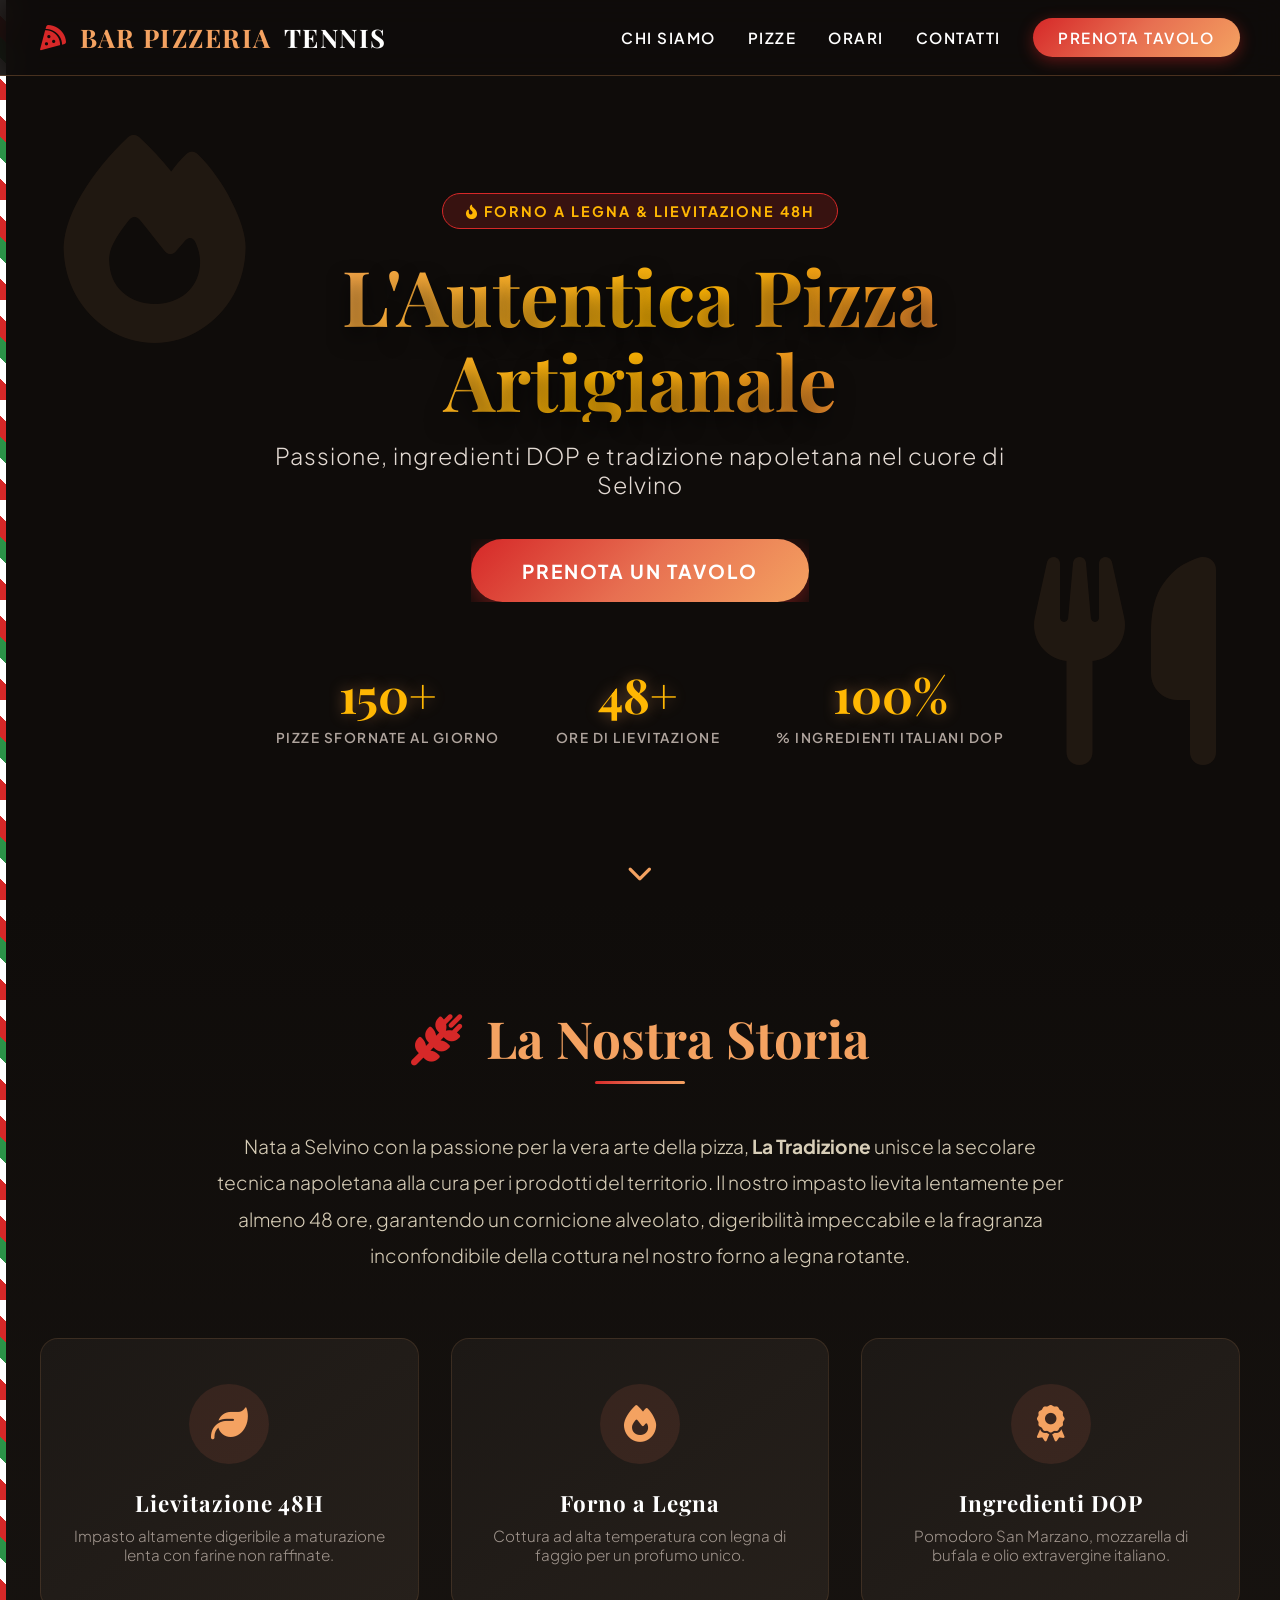
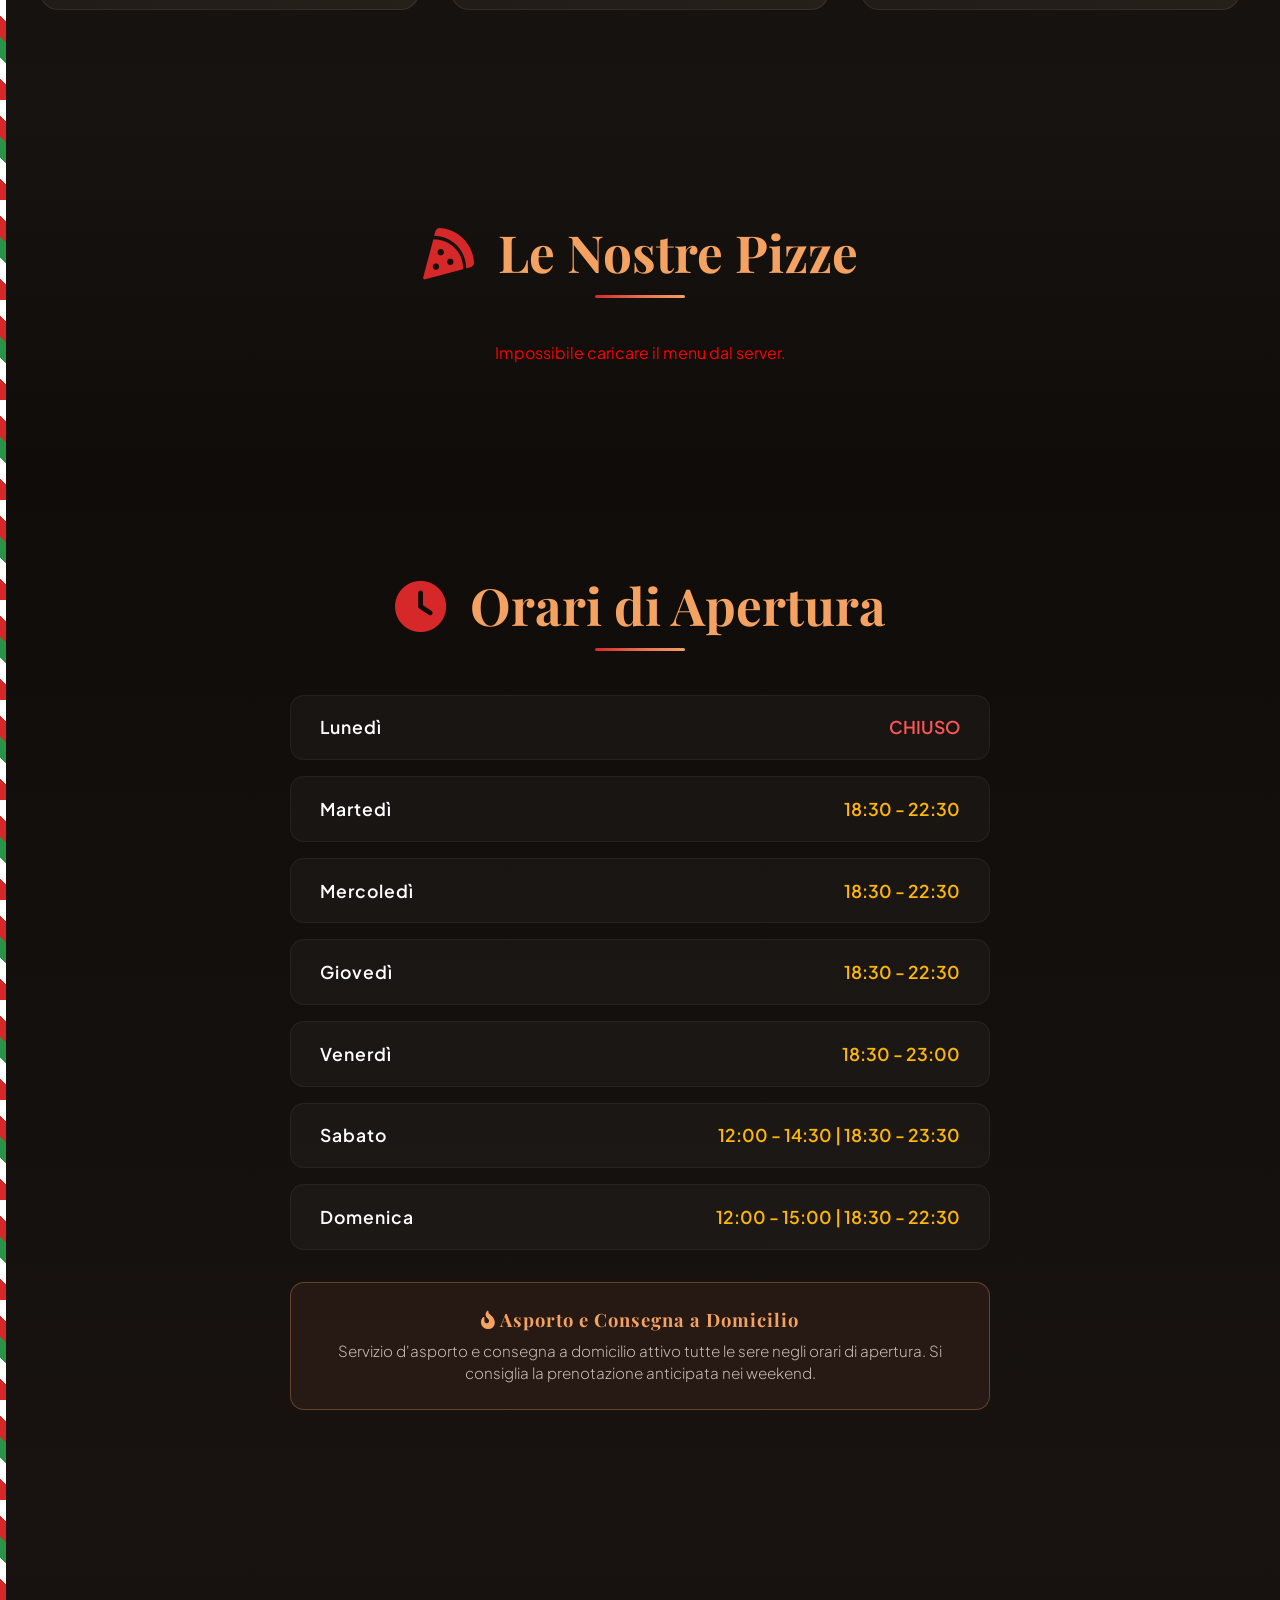
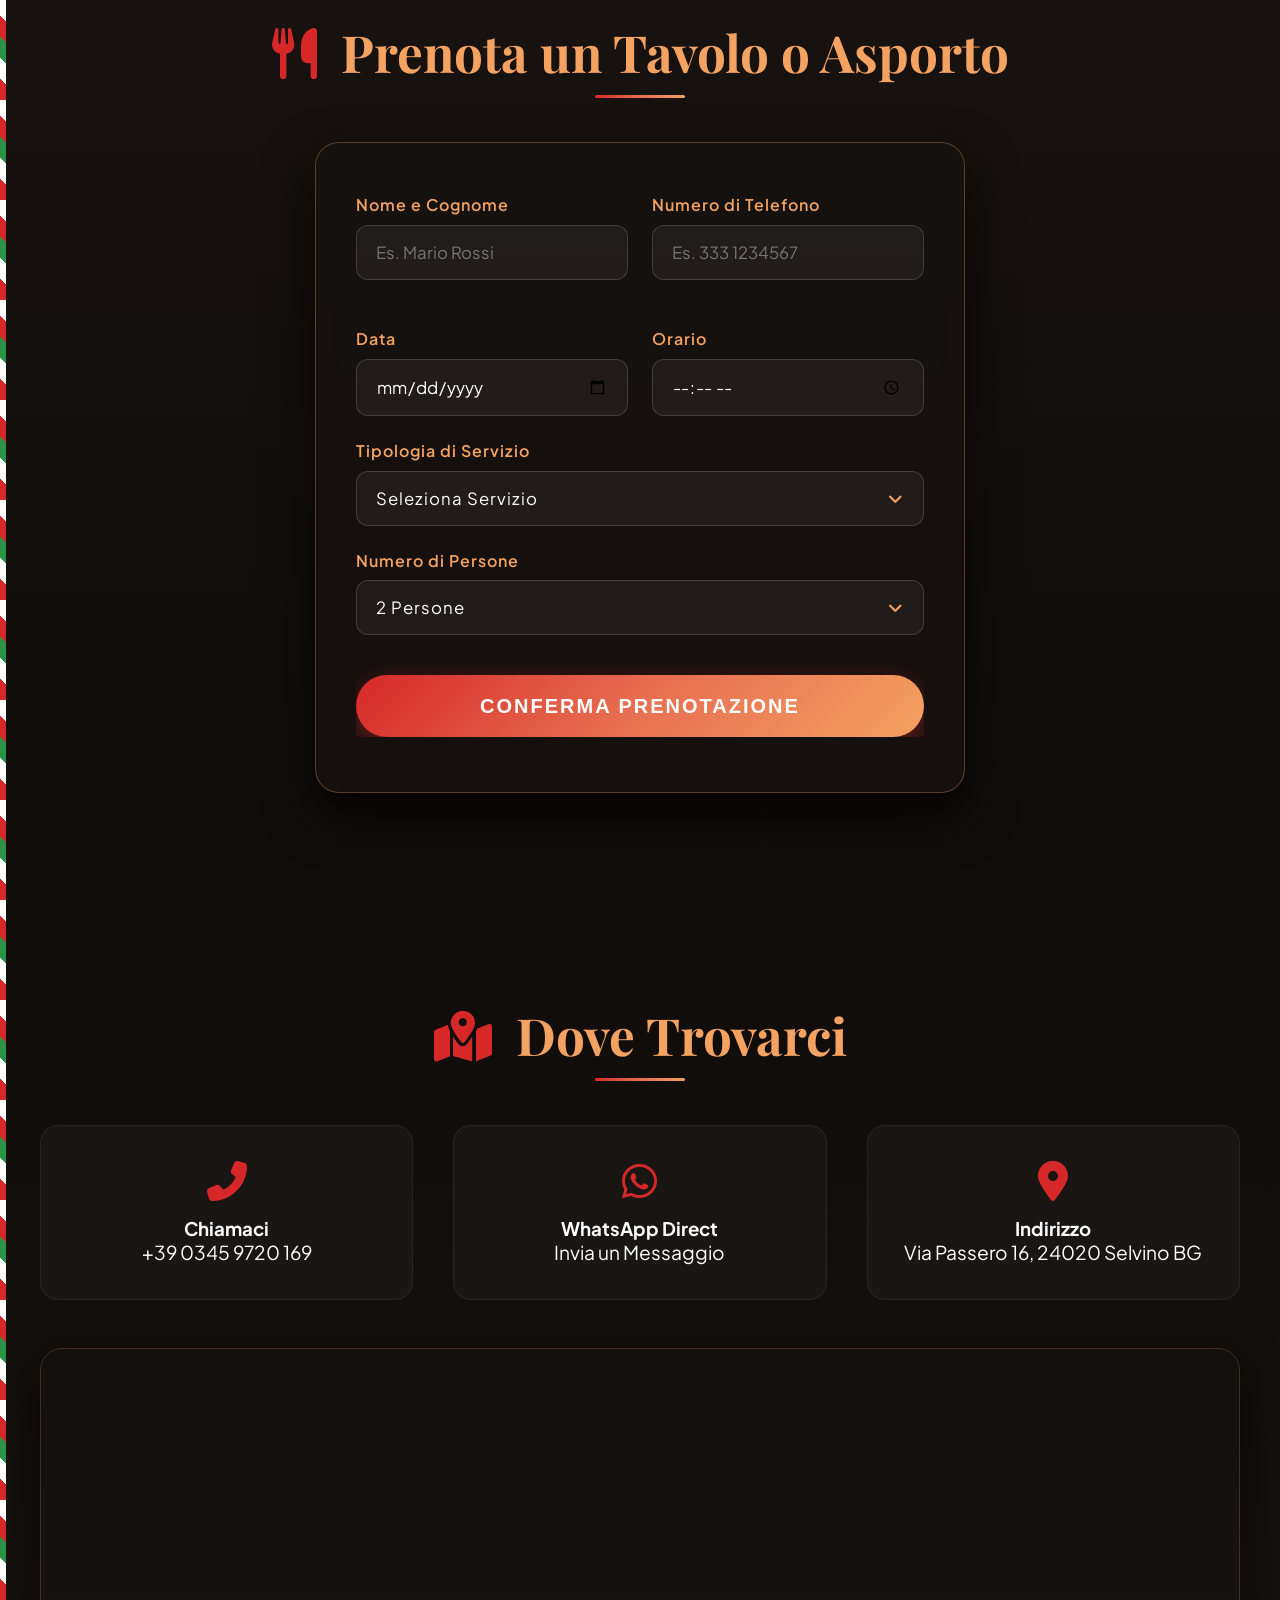
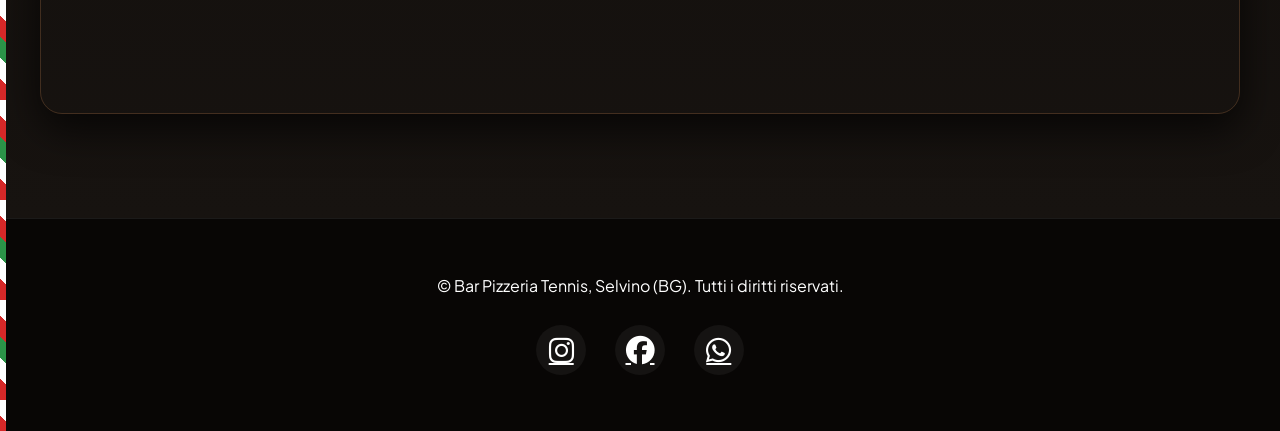
<file: Frontend/index.html>
<!DOCTYPE html>
<html lang="it">
<head>
    <meta charset="UTF-8">
    <meta name="viewport" content="width=device-width, initial-scale=1.0">
    <meta name="description" content="Pizzeria La Tradizione a Selvino (BG) - Pizze artigianali a lievitazione naturale 48 ore, cotte nel forno a legna con ingredienti DOP selezionati.">
    <meta name="keywords" content="pizzeria, pizza napoletana, forno a legna, lievitazione naturale, Selvino, Bergamo, pizza da asporto">
    <title>Bar Pizzeria Tennis | Pizzeria Artigianale a Selvino (BG)</title>
    <link rel="preconnect" href="https://fonts.googleapis.com">
    <link href="https://fonts.googleapis.com/css2?family=Playfair+Display:ital,wght@0,700;0,900;1,400&family=Plus+Jakarta+Sans:wght@300;400;600;700&display=swap" rel="stylesheet">
    <link rel="stylesheet" href="https://cdnjs.cloudflare.com/ajax/libs/font-awesome/6.4.0/css/all.min.css">
    <!-- Collegamento al file CSS esterno -->
    <link rel="stylesheet" href="style.css">
</head>
<body>
    <div class="pizza-stripe-accent"></div>

    <header class="header" id="navbar">
        <div class="logo">
            <h1><i class="fas fa-pizza-slice"></i> BAR PIZZERIA <span>TENNIS</span></h1>
        </div>
        <nav class="nav" aria-label="Navigazione principale">
            <ul>
                <li><a href="#about">Chi Siamo</a></li>
                <li><a href="#menu">Pizze</a></li>
                <li><a href="#orari">Orari</a></li>
                <li><a href="#contatti">Contatti</a></li>
                <li><a href="#prenota" class="btn-prenota">Prenota Tavolo</a></li>
            </ul>
        </nav>
        <button class="menu-mobile" aria-label="Menu mobile">
            <i class="fas fa-bars"></i>
        </button>
    </header>

    <main>
        <section class="hero">
            <i class="fas fa-fire hero-floating-icon icon-1"></i>
            <i class="fas fa-utensils hero-floating-icon icon-2"></i>

            <div class="hero-content">
                <span class="hero-badge"><i class="fas fa-fire-flame-curved"></i> Forno a Legna & Lievitazione 48H</span>
                <h2>L'Autentica Pizza Artigianale</h2>
                <p>Passione, ingredienti DOP e tradizione napoletana nel cuore di Selvino</p>
                <div class="btn-ripple">
                    <a href="#prenota" class="btn-hero">Prenota un Tavolo</a>
                </div>
                
                <div class="hero-stats">
                    <div class="stat">
                        <span class="stat-number" data-target="150">0</span>
                        <span class="stat-label">Pizze Sfornate al Giorno</span>
                    </div>
                    <div class="stat">
                        <span class="stat-number" data-target="48">0</span>
                        <span class="stat-label">Ore di Lievitazione</span>
                    </div>
                    <div class="stat">
                        <span class="stat-number" data-target="100">0</span>
                        <span class="stat-label">% Ingredienti Italiani DOP</span>
                    </div>
                </div>
            </div>
            <div class="hero-scroll" id="scrollBtn">
                <i class="fas fa-chevron-down"></i>
            </div>
        </section>

        <section id="about" class="section about">
            <div class="container">
                <h2 class="section-title reveal"><i class="fas fa-wheat-awn"></i> La Nostra Storia</h2>
                <p class="about-text reveal">
                    Nata a Selvino con la passione per la vera arte della pizza, <strong>La Tradizione</strong> unisce la secolare tecnica napoletana alla cura per i prodotti del territorio. Il nostro impasto lievita lentamente per almeno 48 ore, garantendo un cornicione alveolato, digeribilità impeccabile e la fragranza inconfondibile della cottura nel nostro forno a legna rotante.
                </p>
                <div class="features">
                    <div class="feature-card reveal reveal-scale" data-tilt>
                        <div class="feature-icon-wrapper">
                            <i class="fas fa-leaf"></i>
                        </div>
                        <h3>Lievitazione 48H</h3>
                        <p style="color: #a0958d; font-size: 0.95rem; font-weight: 300; margin-top: 0.5rem;">Impasto altamente digeribile a maturazione lenta con farine non raffinate.</p>
                    </div>
                    <div class="feature-card reveal reveal-scale" data-tilt>
                        <div class="feature-icon-wrapper">
                            <i class="fas fa-fire"></i>
                        </div>
                        <h3>Forno a Legna</h3>
                        <p style="color: #a0958d; font-size: 0.95rem; font-weight: 300; margin-top: 0.5rem;">Cottura ad alta temperatura con legna di faggio per un profumo unico.</p>
                    </div>
                    <div class="feature-card reveal reveal-scale" data-tilt>
                        <div class="feature-icon-wrapper">
                            <i class="fas fa-award"></i>
                        </div>
                        <h3>Ingredienti DOP</h3>
                        <p style="color: #a0958d; font-size: 0.95rem; font-weight: 300; margin-top: 0.5rem;">Pomodoro San Marzano, mozzarella di bufala e olio extravergine italiano.</p>
                    </div>
                </div>
            </div>
        </section>

        <section id="menu" class="section menu-pizze">
            <div class="container">
                <h2 class="section-title reveal"><i class="fas fa-pizza-slice"></i> Le Nostre Pizze</h2>
                <div class="menu-grid">
                    <div class="pizza-card reveal reveal-left" data-tilt>
                        <div>
                            <div class="pizza-header">
                                <h3>Margherita DOP</h3>
                                <span class="prezzo">€9.00</span>
                            </div>
                            <p>Pomodoro San Marzano DOP, Mozzarella di Bufala Campana DOP, Basilico fresco e Olio EVO a crudo.</p>
                        </div>
                        <div class="pizza-tags">
                            <span class="tag">Classica</span>
                            <span class="tag">Vegetariana</span>
                        </div>
                    </div>

                    <div class="pizza-card featured reveal reveal-scale" data-tilt>
                        <div class="featured-badge">Specialità</div>
                        <div>
                            <div class="pizza-header">
                                <h3>La Selvina</h3>
                                <span class="prezzo">€13.50</span>
                            </div>
                            <p>Fior di latte, Porcini delle Orobie, Salsiccia nostrana di Selvino e Fonduta di Taleggio DOP.</p>
                        </div>
                        <div class="pizza-tags">
                            <span class="tag">Consigliata</span>
                            <span class="tag">Gourmet</span>
                        </div>
                    </div>

                    <div class="pizza-card reveal reveal-right" data-tilt>
                        <div>
                            <div class="pizza-header">
                                <h3>Diavola Saporita</h3>
                                <span class="prezzo">€10.50</span>
                            </div>
                            <p>Pomodoro San Marzano, Fior di Latte, Salame piccante di Calabria, 'Nduja e Origano di montagna.</p>
                        </div>
                        <div class="pizza-tags">
                            <span class="tag">Piccante</span>
                        </div>
                    </div>

                    <div class="pizza-card reveal reveal-left" data-tilt>
                        <div>
                            <div class="pizza-header">
                                <h3>Pistacchiosa & Mortadella</h3>
                                <span class="prezzo">€14.00</span>
                            </div>
                            <p>Fior di latte, Mortadella Bologna IGP, Pesto di Pistacchio di Bronte, Burrata pugliese intera e granella.</p>
                        </div>
                        <div class="pizza-tags">
                            <span class="tag">Gourmet</span>
                            <span class="tag">Top Seller</span>
                        </div>
                    </div>

                    <div class="pizza-card reveal reveal-scale" data-tilt>
                        <div>
                            <div class="pizza-header">
                                <h3>Tartufata Cream</h3>
                                <span class="prezzo">€13.00</span>
                            </div>
                            <p>Crema di Tartufo nero, Fior di Latte, Funghi Chiodini trifolati e Scaglie di Parmigiano Reggiano 24 Mesi.</p>
                        </div>
                        <div class="pizza-tags">
                            <span class="tag">Vegetariana</span>
                            <span class="tag">Aromatica</span>
                        </div>
                    </div>

                    <div class="pizza-card reveal reveal-right" data-tilt>
                        <div>
                            <div class="pizza-header">
                                <h3>Ortolana dell'Orto</h3>
                                <span class="prezzo">€11.00</span>
                            </div>
                            <p>Pomodoro, Fior di Latte, Zucchine e Melanzane grigliate, Peperoni al forno e Pomodorini Confit.</p>
                        </div>
                        <div class="pizza-tags">
                            <span class="tag">Vegetariana</span>
                            <span class="tag">Leggera</span>
                        </div>
                    </div>
                </div>
            </div>
        </section>

        <section id="orari" class="section orari">
            <div class="container">
                <h2 class="section-title reveal"><i class="fas fa-clock"></i> Orari di Apertura</h2>
                <div class="orari-list reveal">
                    <div class="orari-item closed">
                        <span>Lunedì</span>
                        <span>CHIUSO</span>
                    </div>
                    <div class="orari-item">
                        <span>Martedì</span>
                        <span>18:30 - 22:30</span>
                    </div>
                    <div class="orari-item">
                        <span>Mercoledì</span>
                        <span>18:30 - 22:30</span>
                    </div>
                    <div class="orari-item">
                        <span>Giovedì</span>
                        <span>18:30 - 22:30</span>
                    </div>
                    <div class="orari-item">
                        <span>Venerdì</span>
                        <span>18:30 - 23:00</span>
                    </div>
                    <div class="orari-item">
                        <span>Sabato</span>
                        <span>12:00 - 14:30 | 18:30 - 23:30</span>
                    </div>
                    <div class="orari-item">
                        <span>Domenica</span>
                        <span>12:00 - 15:00 | 18:30 - 22:30</span>
                    </div>

                    <div class="orari-note">
                        <h4><i class="fas fa-fire-flame-curved"></i> Asporto e Consegna a Domicilio</h4>
                        <p>Servizio d'asporto e consegna a domicilio attivo tutte le sere negli orari di apertura. Si consiglia la prenotazione anticipata nei weekend.</p>
                    </div>
                </div>
            </div>
        </section>

        <section id="prenota" class="section prenota">
            <div class="container">
                <h2 class="section-title reveal"><i class="fas fa-utensils"></i> Prenota un Tavolo o Asporto</h2>
                
                <form class="form-prenotazione reveal reveal-scale" id="bookingForm">
                    <div class="form-grid">
                        <div class="form-group">
                            <label for="nome">Nome e Cognome</label>
                            <input type="text" id="nome" name="nome" placeholder="Es. Mario Rossi" required>
                        </div>
                        <div class="form-group">
                            <label for="telefono">Numero di Telefono</label>
                            <input type="tel" id="telefono" name="telefono" placeholder="Es. 333 1234567" required>
                        </div>
                        <div class="form-group">
                            <label for="data">Data</label>
                            <input type="date" id="data" name="data" required>
                        </div>
                        <div class="form-group">
                            <label for="ora">Orario</label>
                            <input type="time" id="ora" name="ora" required>
                        </div>
                    </div>

                    <div class="form-group full-width">
                        <label>Tipologia di Servizio</label>
                        <div class="luxury-select" id="servizioSelect">
                            <div class="luxury-selected">Seleziona Servizio</div>
                            <div class="luxury-options">
                                <div class="luxury-option" data-value="Tavolo in Sala Ristorante">Tavolo in Sala Ristorante</div>
                                <div class="luxury-option" data-value="Ritiro Asporto in Pizzeria">Ritiro Asporto in Pizzeria</div>
                                <div class="luxury-option" data-value="Consegna a Domicilio">Consegna a Domicilio</div>
                            </div>
                        </div>
                        <input type="hidden" id="servizio" name="servizio" required>
                    </div>

                    <div class="form-group full-width">
                        <label>Numero di Persone</label>
                        <div class="luxury-select" id="ospitiSelect">
                            <div class="luxury-selected">2 Persone</div>
                            <div class="luxury-options">
                                <div class="luxury-option" data-value="1 Persona / 1 Pizza">1 Persona</div>
                                <div class="luxury-option" data-value="2 Persone / 2 Pizze">2 Persone</div>
                                <div class="luxury-option" data-value="3-4 Persone">3-4 Persone</div>
                                <div class="luxury-option" data-value="5-8 Persone (Tavolata)">5-8 Persone (Tavolata)</div>
                                <div class="luxury-option" data-value="Gruppo numeroso (> 8)">Gruppo numeroso (> 8)</div>
                            </div>
                        </div>
                        <input type="hidden" id="ospiti" name="ospiti" value="2 Persone / 2 Pizze" required>
                    </div>

                    <div class="btn-ripple" style="width: 100%;">
                        <button type="submit" class="btn-submit">Conferma Prenotazione</button>
                    </div>
                </form>
            </div>
        </section>

        <section id="contatti" class="section contatti">
            <div class="container">
                <h2 class="section-title reveal"><i class="fas fa-map-marked-alt"></i> Dove Trovarci</h2>
                <div class="contatti-grid">
                    <div class="contatti-card reveal">
                        <i class="fas fa-phone-alt"></i>
                        <h3>Chiamaci</h3>
                        <a href="tel:+3903459720169">+39 0345 9720 169</a>
                    </div>
                    <div class="contatti-card reveal">
                        <i class="fab fa-whatsapp"></i>
                        <h3>WhatsApp Direct</h3>
                        <a href="https://wa.me/3903459720169" target="_blank" rel="noopener">Invia un Messaggio</a>
                    </div>
                    <div class="contatti-card reveal">
                        <i class="fas fa-location-dot"></i>
                        <h3>Indirizzo</h3>
                        <a href="#map">Via Passero 16, 24020 Selvino BG</a>
                    </div>
                </div>
                <div class="map-container reveal reveal-scale" id="map">
                    <iframe src="https://maps.google.com/maps?q=Bar+Pizzeria+Tennis,+Selvino+(BG)&t=&z=16&ie=UTF8&iwloc=&output=embed" width="100%" height="360" style="border:0;" allowfullscreen="" loading="lazy"></iframe>
                </div>            
            </div>
        </section>
    </main>

    <div class="modal-overlay" id="bookingModal">
        <div class="modal-card">
            <div class="modal-icon">
                <i class="fas fa-pizza-slice"></i>
            </div>
            <h3>Richiesta Ricevuta!</h3>
            <p id="modalMessage">Grazie! La tua prenotazione è stata inoltrata al nostro staff.</p>
            <button class="btn-modal-close" id="closeModal">Ottimo, Grazie!</button>
        </div>
    </div>

    <footer class="footer">
        <div class="container">
            <p>&copy; Bar Pizzeria Tennis, Selvino (BG). Tutti i diritti riservati.</p>
            <div class="social">
                <a href="#" aria-label="Instagram" target="_blank" rel="noopener"><i class="fab fa-instagram"></i></a>
                <a href="#" aria-label="Facebook" target="_blank" rel="noopener"><i class="fab fa-facebook"></i></a>
                <a href="https://wa.me/3903459720169" aria-label="WhatsApp" target="_blank" rel="noopener"><i class="fab fa-whatsapp"></i></a>
            </div>
        </div>
    </footer>

    <script src="script.js"></script>
</body>
</html>
</file>
<file: Frontend/style.css>
:root {
    --primary: #0f0c0a;
    --secondary: #1a1613;
    --accent-fire: #d62828;
    --accent-gold: #f4a261;
    --accent-bright: #ffb703;
    --text-light: #ffffff;
    --text-muted: #c3b8b0;
    --fire-gradient: linear-gradient(135deg, #d62828 0%, #e76f51 50%, #f4a261 100%);
    --gold-gradient: linear-gradient(135deg, #f4a261 0%, #ffb703 50%, #e76f51 100%);
    --warm-glow: 0 0 25px rgba(231, 111, 81, 0.4);
    --card-bg: linear-gradient(145deg, #1c1815, #26201b);
}

* { 
    margin: 0; 
    padding: 0; 
    box-sizing: border-box; 
}

html {
    scroll-behavior: smooth;
}

body {
    font-family: 'Plus Jakarta Sans', sans-serif;
    background: var(--primary);
    color: var(--text-light);
    overflow-x: hidden;
    position: relative;
}

@keyframes fadeInUp {
    from { opacity: 0; transform: translateY(40px); }
    to { opacity: 1; transform: translateY(0); }
}

@keyframes fadeInDown {
    from { opacity: 0; transform: translateY(-40px); }
    to { opacity: 1; transform: translateY(0); }
}

@keyframes zoomIn {
    from { opacity: 0; transform: scale(0.85); }
    to { opacity: 1; transform: scale(1); }
}

@keyframes floatEffect {
    0%, 100% { transform: translateY(0) rotate(0deg); }
    50% { transform: translateY(-12px) rotate(4deg); }
}

@keyframes floatSlow {
    0%, 100% { transform: translateY(0) scale(1); }
    50% { transform: translateY(-18px) scale(1.04); }
}

@keyframes pulseGlow {
    0%, 100% { box-shadow: 0 0 15px rgba(214, 40, 40, 0.4); }
    50% { box-shadow: 0 0 35px rgba(244, 162, 97, 0.7); }
}

@keyframes flameBorder {
    0% { background-position: 0 0; }
    100% { background-position: 60px 0; }
}

@keyframes rippleEffect {
    0% { transform: scale(0); opacity: 0.8; }
    100% { transform: scale(4); opacity: 0; }
}

.header { 
    background: rgba(15, 12, 10, 0.9); 
    padding: 1.1rem 2.5rem; 
    position: fixed; 
    top: 0;
    left: 0;
    right: 0;
    z-index: 1000; 
    display: flex; 
    justify-content: space-between; 
    align-items: center;
    backdrop-filter: blur(14px);
    border-bottom: 1px solid rgba(244, 162, 97, 0.25);
    transition: all 0.4s ease;
    animation: fadeInDown 0.8s ease-out;
}

.header.scrolled {
    padding: 0.8rem 2.5rem;
    background: rgba(10, 8, 7, 0.97);
    border-bottom-color: rgba(231, 111, 81, 0.5);
    box-shadow: 0 10px 30px rgba(0, 0, 0, 0.9);
}

.logo h1 { 
    font-family: 'Playfair Display', serif; 
    color: var(--accent-gold); 
    letter-spacing: 1.5px;
    font-size: 1.6rem;
    margin: 0;
    display: flex;
    align-items: center;
    gap: 12px;
}

.logo h1 i {
    font-size: 1.6rem;
    color: var(--accent-fire);
    animation: floatEffect 3s ease-in-out infinite;
}

.logo h1 span {
    color: #ffffff;
    transition: color 0.3s ease;
}

.logo:hover h1 span {
    color: var(--accent-bright);
}

.nav ul {
    display: flex;
    list-style: none;
    gap: 2rem;
    margin: 0;
    padding: 0;
    align-items: center;
}

.nav a {
    color: white;
    text-decoration: none;
    transition: all 0.3s ease;
    position: relative;
    padding: 0.4rem 0;
    text-transform: uppercase;
    font-size: 0.95rem;
    letter-spacing: 1.5px;
    font-weight: 600;
}

.nav a::after {
    content: '';
    position: absolute;
    bottom: -2px;
    left: 50%;
    width: 0;
    height: 2px;
    background: var(--fire-gradient);
    transition: all 0.3s cubic-bezier(0.4, 0, 0.2, 1);
    transform: translateX(-50%);
}

.nav a:hover {
    color: var(--accent-bright);
}

.nav a:hover::after {
    width: 100%;
}

.btn-prenota {
    background: var(--fire-gradient);
    color: #ffffff !important;
    font-weight: 700;
    padding: 0.65rem 1.6rem !important;
    border-radius: 30px !important;
    transition: all 0.3s ease !important;
    animation: pulseGlow 3s infinite;
    position: relative;
    box-shadow: 0 4px 15px rgba(214, 40, 40, 0.4);
    border: none;
    display: inline-flex; /* <--- Aggiunto per gestire i bordi arrotondati */
    align-items: center; /* <--- Aggiunto */
    justify-content: center; /* <--- Aggiunto */
    text-decoration: none;
}
.btn-prenota::after {
    display: none !important;
}

.btn-prenota:hover {
    transform: translateY(-2px) scale(1.05);
    box-shadow: var(--warm-glow);
}
.hero {
    min-height: 100vh;
    display: flex;
    align-items: center;
    justify-content: center;
    text-align: center;
    position: relative;
    background: linear-gradient(135deg, rgba(15,12,10,0.92), rgba(15,12,10,0.82)),
                url('https://images.unsplash.com/photo-1513104890138-7c749659a591?auto=format&fit=crop&w=1920&q=80') center/cover no-repeat;
    padding: 120px 2rem 80px 2rem;
    overflow: hidden;
}

.pizza-stripe-accent {
    position: absolute;
    top: 0;
    left: 0;
    width: 6px;
    height: 100%;
    background: repeating-linear-gradient(
        45deg,
        #d62828,
        #d62828 15px,
        #ffffff 15px,
        #ffffff 30px,
        #2b9348 30px,
        #2b9348 45px
    );
    background-size: 100px 100px;
    animation: flameBorder 3s linear infinite;
    z-index: 10;
}

.hero-floating-icon {
    position: absolute;
    color: rgba(244, 162, 97, 0.08);
    font-size: 13rem;
    pointer-events: none;
    z-index: 1;
}

.hero-floating-icon.icon-1 {
    top: 15%;
    left: 5%;
    animation: floatSlow 6s ease-in-out infinite;
}

.hero-floating-icon.icon-2 {
    bottom: 15%;
    right: 5%;
    animation: floatSlow 8s ease-in-out infinite 1s;
}

.hero-content {
    position: relative;
    z-index: 2;
    max-width: 880px;
    padding: 2.5rem;
}

.hero-badge {
    display: inline-block;
    background: rgba(214, 40, 40, 0.2);
    border: 1px solid var(--accent-fire);
    color: var(--accent-bright);
    padding: 0.5rem 1.4rem;
    border-radius: 30px;
    font-size: 0.9rem;
    font-weight: 700;
    letter-spacing: 2px;
    text-transform: uppercase;
    margin-bottom: 1.5rem;
    animation: fadeInUp 0.8s ease-out;
}

.hero h2 {
    font-size: 4.8rem;
    font-family: 'Playfair Display', serif;
    background: var(--gold-gradient);
    -webkit-background-clip: text;
    -webkit-text-fill-color: transparent;
    animation: fadeInUp 1s ease-out;
    margin-bottom: 1rem;
    text-shadow: 0 10px 20px rgba(0,0,0,0.6);
    line-height: 1.1;
}

.hero p {
    font-size: 1.45rem;
    margin: 1.2rem 0 2.5rem;
    animation: fadeInUp 1s ease-out 0.3s backwards;
    color: #e2d9d2;
    font-weight: 300;
    letter-spacing: 1px;
}

.btn-ripple {
    position: relative;
    overflow: hidden;
    display: inline-block;
    border: none;
    outline: none;
}

.ripple {
    position: absolute;
    border-radius: 50%;
    transform: scale(0);
    animation: rippleEffect 0.6s linear;
    background-color: rgba(255, 255, 255, 0.4);
    pointer-events: none;
}

.btn-hero {
    background: var(--fire-gradient);
    color: #ffffff;
    padding: 1.2rem 3.2rem;
    text-decoration: none;
    border-radius: 50px;
    font-size: 1.2rem;
    font-weight: 700;
    letter-spacing: 2px;
    transition: all 0.4s cubic-bezier(0.175, 0.885, 0.32, 1.275);
    animation: fadeInUp 1s ease-out 0.6s backwards;
    display: inline-block;
    border: none;
    outline: none;
    text-transform: uppercase;
    box-shadow: 0 8px 25px rgba(214, 40, 40, 0.45);
    position: relative;
    z-index: 2;
}

.btn-hero:hover {
    transform: translateY(-5px) scale(1.05);
    box-shadow: 0 15px 35px rgba(244, 162, 97, 0.6);
    color: #ffffff;
}

.hero-stats {
    display: flex;
    justify-content: center;
    gap: 3.5rem;
    margin-top: 3.5rem;
    animation: fadeInUp 1s ease-out 0.9s backwards;
}

.stat {
    text-align: center;
    position: relative;
    transition: transform 0.3s ease;
}

.stat:hover {
    transform: translateY(-5px);
}

.stat-number {
    font-size: 3rem;
    font-family: 'Playfair Display', serif;
    font-weight: 700;
    color: var(--accent-bright);
    display: block;
    text-shadow: 0 0 15px rgba(244, 162, 97, 0.4);
}

.stat-label {
    font-size: 0.85rem;
    color: #b0a59e;
    text-transform: uppercase;
    letter-spacing: 1.5px;
    font-weight: 600;
}

.hero-scroll {
    position: absolute;
    bottom: 12px;
    left: 50%;
    transform: translateX(-50%);
    animation: floatEffect 2s ease-in-out infinite;
    color: var(--accent-gold);
    font-size: 1.6rem;
    cursor: pointer;
    z-index: 5;
    transition: color 0.3s ease;
}

.hero-scroll:hover {
    color: #ffffff;
}

.section {
    padding: 6.5rem 2rem;
    position: relative;
    z-index: 2;
}

.container {
    max-width: 1200px;
    margin: 0 auto;
}

.section-title {
    font-family: 'Playfair Display', serif;
    color: var(--accent-gold);
    margin-bottom: 3.5rem;
    text-align: center;
    font-size: 3.2rem;
    position: relative;
    display: block;
    width: 100%;
}

.section-title::after {
    content: '';
    position: absolute;
    bottom: -12px;
    left: 50%;
    transform: translateX(-50%);
    width: 90px;
    height: 3px;
    background: var(--fire-gradient);
    border-radius: 2px;
    transition: width 0.4s ease;
}

.section-title:hover::after {
    width: 150px;
}

.section-title i {
    margin-right: 12px;
    color: var(--accent-fire);
    transition: transform 0.5s ease;
}

.section-title:hover i {
    transform: rotate(20deg) scale(1.2);
}

/* SCROLL REVEAL ANIMATIONS */
.reveal {
    opacity: 0;
    transform: translateY(50px);
    transition: opacity 0.8s cubic-bezier(0.25, 0.46, 0.45, 0.94), 
                transform 0.8s cubic-bezier(0.25, 0.46, 0.45, 0.94);
}

.reveal.reveal-left {
    transform: translateX(-60px);
}

.reveal.reveal-right {
    transform: translateX(60px);
}

.reveal.reveal-scale {
    transform: scale(0.85);
}

.reveal.active {
    opacity: 1;
    transform: translateY(0) translateX(0) scale(1);
}

/* ABOUT SECTION */
.about {
    background: linear-gradient(180deg, #0f0c0a 0%, #171310 100%);
}

.about-text {
    max-width: 850px;
    margin: 0 auto;
    line-height: 1.9;
    font-size: 1.2rem;
    text-align: center;
    color: #d8ceb8;
    font-weight: 300;
}

.features {
    display: grid;
    grid-template-columns: repeat(auto-fit, minmax(240px, 1fr));
    gap: 2rem;
    margin-top: 4rem;
}

.feature-card {
    background: var(--card-bg);
    border: 1px solid rgba(244, 162, 97, 0.12);
    border-radius: 18px;
    padding: 2.8rem 1.8rem;
    text-align: center;
    transition: transform 0.1s ease, border-color 0.4s ease, box-shadow 0.4s ease;
    position: relative;
    overflow: hidden;
    transform-style: preserve-3d;
    perspective: 1000px;
}

.feature-card::before {
    content: '';
    position: absolute;
    top: 0;
    left: 0;
    width: 100%;
    height: 3px;
    background: var(--fire-gradient);
    opacity: 0;
    transition: opacity 0.4s ease;
}

.feature-card:hover {
    border-color: rgba(231, 111, 81, 0.5);
    box-shadow: 0 20px 40px rgba(0, 0, 0, 0.7);
}

.feature-card:hover::before {
    opacity: 1;
}

.feature-icon-wrapper {
    width: 80px;
    height: 80px;
    margin: 0 auto 1.5rem;
    background: rgba(231, 111, 81, 0.12);
    border-radius: 50%;
    display: flex;
    align-items: center;
    justify-content: center;
    transition: all 0.4s ease;
}

.feature-card:hover .feature-icon-wrapper {
    background: var(--fire-gradient);
    transform: scale(1.1) rotate(10deg);
    box-shadow: var(--warm-glow);
}

.feature-card i {
    font-size: 2.3rem;
    color: var(--accent-gold);
    transition: color 0.4s ease;
}

.feature-card:hover i {
    color: #ffffff;
}

.feature-card h3 {
    font-size: 1.4rem;
    font-family: 'Playfair Display', serif;
    letter-spacing: 1px;
    margin-bottom: 0.5rem;
    color: #ffffff;
}

/* MENU PIZZE SECTION */
.menu-pizze {
    background: linear-gradient(180deg, #171310 0%, #0f0c0a 100%);
}

.menu-grid {
    display: grid;
    grid-template-columns: repeat(auto-fit, minmax(320px, 1fr));
    gap: 2.2rem;
}

.pizza-card {
    background: var(--card-bg);
    padding: 2.8rem 2rem;
    border-radius: 20px;
    transition: transform 0.1s ease, border-color 0.4s ease, box-shadow 0.4s ease;
    border: 1px solid rgba(255, 255, 255, 0.08);
    position: relative;
    overflow: hidden;
    display: flex;
    flex-direction: column;
    justify-content: space-between;
    transform-style: preserve-3d;
    perspective: 1000px;
}

.pizza-card.featured {
    border-color: rgba(231, 111, 81, 0.6);
    box-shadow: 0 10px 30px rgba(214, 40, 40, 0.2);
}

.featured-badge {
    position: absolute;
    top: 20px;
    right: -35px;
    background: var(--fire-gradient);
    color: #ffffff;
    font-weight: 700;
    font-size: 0.75rem;
    padding: 4px 35px;
    transform: rotate(45deg);
    letter-spacing: 1px;
    text-transform: uppercase;
}

.pizza-card:hover {
    box-shadow: 0 25px 50px rgba(0, 0, 0, 0.8);
    border-color: var(--accent-gold);
}

.pizza-header {
    display: flex;
    justify-content: space-between;
    align-items: baseline;
    margin-bottom: 0.8rem;
}

.pizza-card h3 {
    font-size: 1.7rem;
    color: white;
    font-family: 'Playfair Display', serif;
}

.prezzo {
    font-size: 2.2rem;
    background: var(--gold-gradient);
    -webkit-background-clip: text;
    -webkit-text-fill-color: transparent;
    font-weight: 700;
    font-family: 'Playfair Display', serif;
}

.pizza-card p {
    color: var(--text-muted);
    font-size: 1rem;
    line-height: 1.6;
    font-weight: 300;
    margin-bottom: 1.5rem;
}

.pizza-tags {
    display: flex;
    gap: 8px;
    flex-wrap: wrap;
}

.tag {
    font-size: 0.75rem;
    padding: 4px 10px;
    border-radius: 12px;
    background: rgba(255, 255, 255, 0.06);
    color: var(--accent-gold);
    border: 1px solid rgba(244, 162, 97, 0.3);
    font-weight: 600;
    text-transform: uppercase;
    letter-spacing: 0.5px;
}

/* ORARI SECTION */
.orari {
    background: linear-gradient(180deg, #0f0c0a 0%, #181310 100%);
}

.orari-list {
    list-style: none;
    max-width: 700px;
    margin: 0 auto;
}

.orari-item {
    display: flex;
    justify-content: space-between;
    align-items: center;
    padding: 1.3rem 1.8rem;
    background: rgba(255, 255, 255, 0.03);
    margin-bottom: 1rem;
    border-radius: 14px;
    border: 1px solid rgba(255, 255, 255, 0.05);
    transition: all 0.3s ease;
}

.orari-item:hover {
    background: rgba(231, 111, 81, 0.08);
    transform: translateX(10px);
    border-color: rgba(244, 162, 97, 0.4);
    box-shadow: 0 5px 20px rgba(0, 0, 0, 0.4);
}

.orari-item span:first-child {
    font-weight: 600;
    letter-spacing: 1px;
    font-size: 1.1rem;
}

.orari-item span:last-child {
    color: var(--accent-bright);
    font-weight: 600;
    font-size: 1.1rem;
}

.orari-item.closed span:last-child {
    color: #ff5555;
}

.orari-note {
    background: rgba(231, 111, 81, 0.08);
    border: 1px solid rgba(244, 162, 97, 0.3);
    border-radius: 14px;
    padding: 1.5rem;
    margin-top: 2rem;
    text-align: center;
}

.orari-note h4 {
    color: var(--accent-gold);
    font-size: 1.15rem;
    margin-bottom: 0.5rem;
    letter-spacing: 1px;
    font-family: 'Playfair Display', serif;
}

.orari-note p {
    color: var(--text-muted);
    font-size: 0.95rem;
    font-weight: 300;
    line-height: 1.5;
}

.prenota {
    background: linear-gradient(180deg, #181310 0%, #0f0c0a 100%);
}

.form-prenotazione {
    max-width: 650px;
    margin: 0 auto;
    background: rgba(22, 18, 15, 0.88);
    border: 1px solid rgba(244, 162, 97, 0.3);
    padding: 3.2rem 2.5rem;
    border-radius: 24px;
    box-shadow: 0 20px 50px rgba(0, 0, 0, 0.8);
    backdrop-filter: blur(12px);
    position: relative;
}

.form-grid {
    display: grid;
    grid-template-columns: repeat(auto-fit, minmax(240px, 1fr));
    gap: 1.5rem;
}

.form-group {
    margin-bottom: 1.5rem;
}

.form-group.full-width {
    grid-column: 1 / -1;
}

.form-group label {
    display: block;
    margin-bottom: 0.6rem;
    color: var(--accent-gold);
    font-weight: 600;
    letter-spacing: 1px;
    font-size: 1rem;
}

.form-group input, .form-group select {
    width: 100%;
    padding: 1rem 1.2rem;
    border: 1px solid rgba(255, 255, 255, 0.15);
    border-radius: 12px;
    background: rgba(255, 255, 255, 0.05);
    color: #ffffff;
    font-family: inherit;
    font-size: 1.05rem;
    transition: all 0.3s ease;
    outline: none;
}

.form-group input:focus, .form-group select:focus {
    border-color: var(--accent-gold);
    box-shadow: 0 0 10px rgba(244, 162, 97, 0.3);
}

.form-group select option {
    background-color: #171310;
    color: #ffffff;
    padding: 0.8rem;
}

/* CUSTOM SELECT */
.luxury-select {
    position: relative;
    width: 100%;
    color: white;
    user-select: none;
}

.luxury-selected {
    background: rgba(255, 255, 255, 0.05);
    padding: 1rem 1.2rem;
    border-radius: 12px;
    border: 1px solid rgba(255, 255, 255, 0.15);
    cursor: pointer;
    transition: all 0.3s ease;
    letter-spacing: 1px;
    display: flex;
    justify-content: space-between;
    align-items: center;
    font-size: 1.05rem;
}

.luxury-selected::after {
    content: '\f107';
    font-family: 'Font Awesome 6 Free';
    font-weight: 900;
    color: var(--accent-gold);
    transition: transform 0.3s ease;
}

.luxury-select.open .luxury-selected::after {
    transform: rotate(180deg);
}

.luxury-select.error .luxury-selected {
    border-color: #ff4d4d;
    box-shadow: 0 0 10px rgba(255, 77, 77, 0.4);
}

.luxury-selected:hover {
    border-color: var(--accent-gold);
    background: rgba(255, 255, 255, 0.1);
    box-shadow: 0 0 15px rgba(244, 162, 97, 0.3);
}

.luxury-options {
    position: absolute;
    top: calc(100% + 8px);
    left: 0;
    width: 100%;
    background: rgba(18, 14, 12, 0.98);
    backdrop-filter: blur(15px);
    border: 1px solid rgba(244, 162, 97, 0.4);
    border-radius: 14px;
    padding: 0.6rem 0;
    display: none;
    flex-direction: column;
    z-index: 999;
    box-shadow: 0 15px 35px rgba(0,0,0,0.9);
}

.luxury-option {
    padding: 1rem 1.4rem;
    cursor: pointer;
    transition: all 0.2s ease;
    font-size: 1.05rem;
}

.luxury-option:hover {
    background: rgba(231, 111, 81, 0.2);
    color: var(--accent-bright);
    padding-left: 1.8rem;
}

.luxury-select.open .luxury-options {
    display: flex;
    animation: zoomIn 0.25s ease-out;
}

/* BUTTON SUBMIT - CORRETTO SENZA BORDI O CONTORNI RETTANGOLARI */
.btn-submit {
    background: var(--fire-gradient);
    color: #ffffff;
    padding: 1.2rem 2.5rem;
    border: none;
    outline: none;
    border-radius: 50px;
    cursor: pointer;
    width: 100%;
    font-size: 1.25rem;
    font-weight: 700;
    letter-spacing: 2px;
    transition: all 0.35s ease;
    box-shadow: 0 8px 25px rgba(214, 40, 40, 0.45);
    text-transform: uppercase;
    margin-top: 1rem;
}

.btn-submit:hover {
    transform: translateY(-3px);
    box-shadow: 0 12px 35px rgba(244, 162, 97, 0.7);
}

.modal-overlay {
    position: fixed;
    top: 0;
    left: 0;
    width: 100%;
    height: 100%;
    background: rgba(0, 0, 0, 0.88);
    backdrop-filter: blur(12px);
    z-index: 2000;
    display: flex;
    align-items: center;
    justify-content: center;
    opacity: 0;
    pointer-events: none;
    transition: opacity 0.4s ease;
}

.modal-overlay.active {
    opacity: 1;
    pointer-events: all;
}

.modal-card {
    background: var(--card-bg);
    border: 1px solid var(--accent-gold);
    border-radius: 24px;
    padding: 3rem 2.5rem;
    max-width: 500px;
    width: 90%;
    text-align: center;
    box-shadow: 0 25px 60px rgba(0,0,0,0.9);
    transform: scale(0.8) translateY(20px);
    transition: transform 0.4s cubic-bezier(0.175, 0.885, 0.32, 1.275);
}

.modal-overlay.active .modal-card {
    transform: scale(1) translateY(0);
}

.modal-icon {
    width: 85px;
    height: 85px;
    margin: 0 auto 1.5rem;
    background: var(--fire-gradient);
    border-radius: 50%;
    display: flex;
    align-items: center;
    justify-content: center;
    font-size: 2.8rem;
    color: #ffffff;
    box-shadow: var(--warm-glow);
}

.modal-card h3 {
    font-family: 'Playfair Display', serif;
    font-size: 2.2rem;
    color: var(--accent-gold);
    margin-bottom: 0.8rem;
}

.modal-card p {
    color: #e0d8d0;
    font-size: 1.1rem;
    line-height: 1.6;
    margin-bottom: 2rem;
    font-weight: 300;
}

.btn-modal-close {
    background: var(--fire-gradient);
    color: #ffffff;
    padding: 0.85rem 2.8rem;
    border: none;
    outline: none;
    border-radius: 30px;
    font-size: 1.1rem;
    font-weight: 700;
    cursor: pointer;
    letter-spacing: 1px;
    transition: transform 0.3s ease;
}

.btn-modal-close:hover {
    transform: scale(1.05);
}

/* CONTATTI */
.contatti {
    background: linear-gradient(180deg, #0f0c0a 0%, #171310 100%);
}

.contatti-grid {
    display: grid;
    grid-template-columns: repeat(auto-fit, minmax(280px, 1fr));
    gap: 2.5rem;
    margin-bottom: 3rem;
    text-align: center;
}

.contatti-card {
    background: rgba(255,255,255,0.03);
    border: 1px solid rgba(255,255,255,0.06);
    padding: 2.2rem;
    border-radius: 18px;
    transition: all 0.3s ease;
}

.contatti-card:hover {
    background: rgba(231, 111, 81, 0.08);
    border-color: rgba(244, 162, 97, 0.4);
    transform: translateY(-5px);
}

.contatti-card i {
    font-size: 2.5rem;
    color: var(--accent-fire);
    margin-bottom: 1rem;
}

.contatti-card a {
    color: white;
    text-decoration: none;
    font-size: 1.2rem;
    transition: color 0.3s ease;
    display: block;
}

.contatti-card a:hover {
    color: var(--accent-bright);
}

.map-container {
    border-radius: 22px;
    overflow: hidden;
    box-shadow: 0 15px 40px rgba(0,0,0,0.7);
    border: 1px solid rgba(244, 162, 97, 0.2);
}

/* FOOTER */
.footer {
    background: #080605;
    text-align: center;
    padding: 3.5rem 1rem;
    border-top: 1px solid rgba(255,255,255,0.08);
}

.social {
    display: flex;
    justify-content: center;
    gap: 1.8rem;
    margin-top: 1.8rem;
}

.social a {
    color: white;
    font-size: 1.8rem;
    transition: all 0.3s cubic-bezier(0.175, 0.885, 0.32, 1.275);
    width: 50px;
    height: 50px;
    border-radius: 50%;
    background: rgba(255,255,255,0.05);
    display: flex;
    align-items: center;
    justify-content: center;
}

.social a:hover {
    color: #ffffff;
    background: var(--fire-gradient);
    transform: translateY(-6px) scale(1.1);
    box-shadow: var(--warm-glow);
}

.menu-mobile {
    display: none;
    background: none;
    border: none;
    color: var(--accent-gold);
    font-size: 2rem;
    cursor: pointer;
    transition: transform 0.3s ease;
}

.menu-mobile:hover {
    transform: scale(1.1);
}

/* RESPONSIVE */
@media (max-width: 768px) {
    .menu-mobile {
        display: block;
    }

    .nav {
        display: none;
        position: absolute;
        top: 100%;
        left: 0;
        right: 0;
        background: rgba(10, 8, 7, 0.98);
        backdrop-filter: blur(15px);
        border-bottom: 1px solid rgba(244, 162, 97, 0.3);
    }

    .nav.active {
        display: block;
        animation: fadeInDown 0.4s ease-out;
    }

    .nav ul {
        flex-direction: column;
        padding: 2rem;
        gap: 1.5rem;
    }

    .hero h2 {
        font-size: 3rem;
    }

    .hero p {
        font-size: 1.2rem;
    }

    .hero-stats {
        flex-direction: column;
        gap: 2rem;
    }

    .section-title {
        font-size: 2.3rem;
    }

    .form-prenotazione {
        padding: 2rem 1.4rem;
    }
}

::-webkit-scrollbar {
    width: 10px;
}

::-webkit-scrollbar-track {
    background: #0f0c0a;
}

::-webkit-scrollbar-thumb {
    background: var(--accent-fire);
    border-radius: 5px;
}

::-webkit-scrollbar-thumb:hover {
    background: var(--accent-gold);
}

/* Rende il menu e la lista liberi di far "straripare" le animazioni dei pulsanti senza tagliarle */
.nav ul {
    overflow: visible !important;
}

.nav li {
    overflow: visible !important;
}

.header {
    overflow: visible !important;
}
</file>
